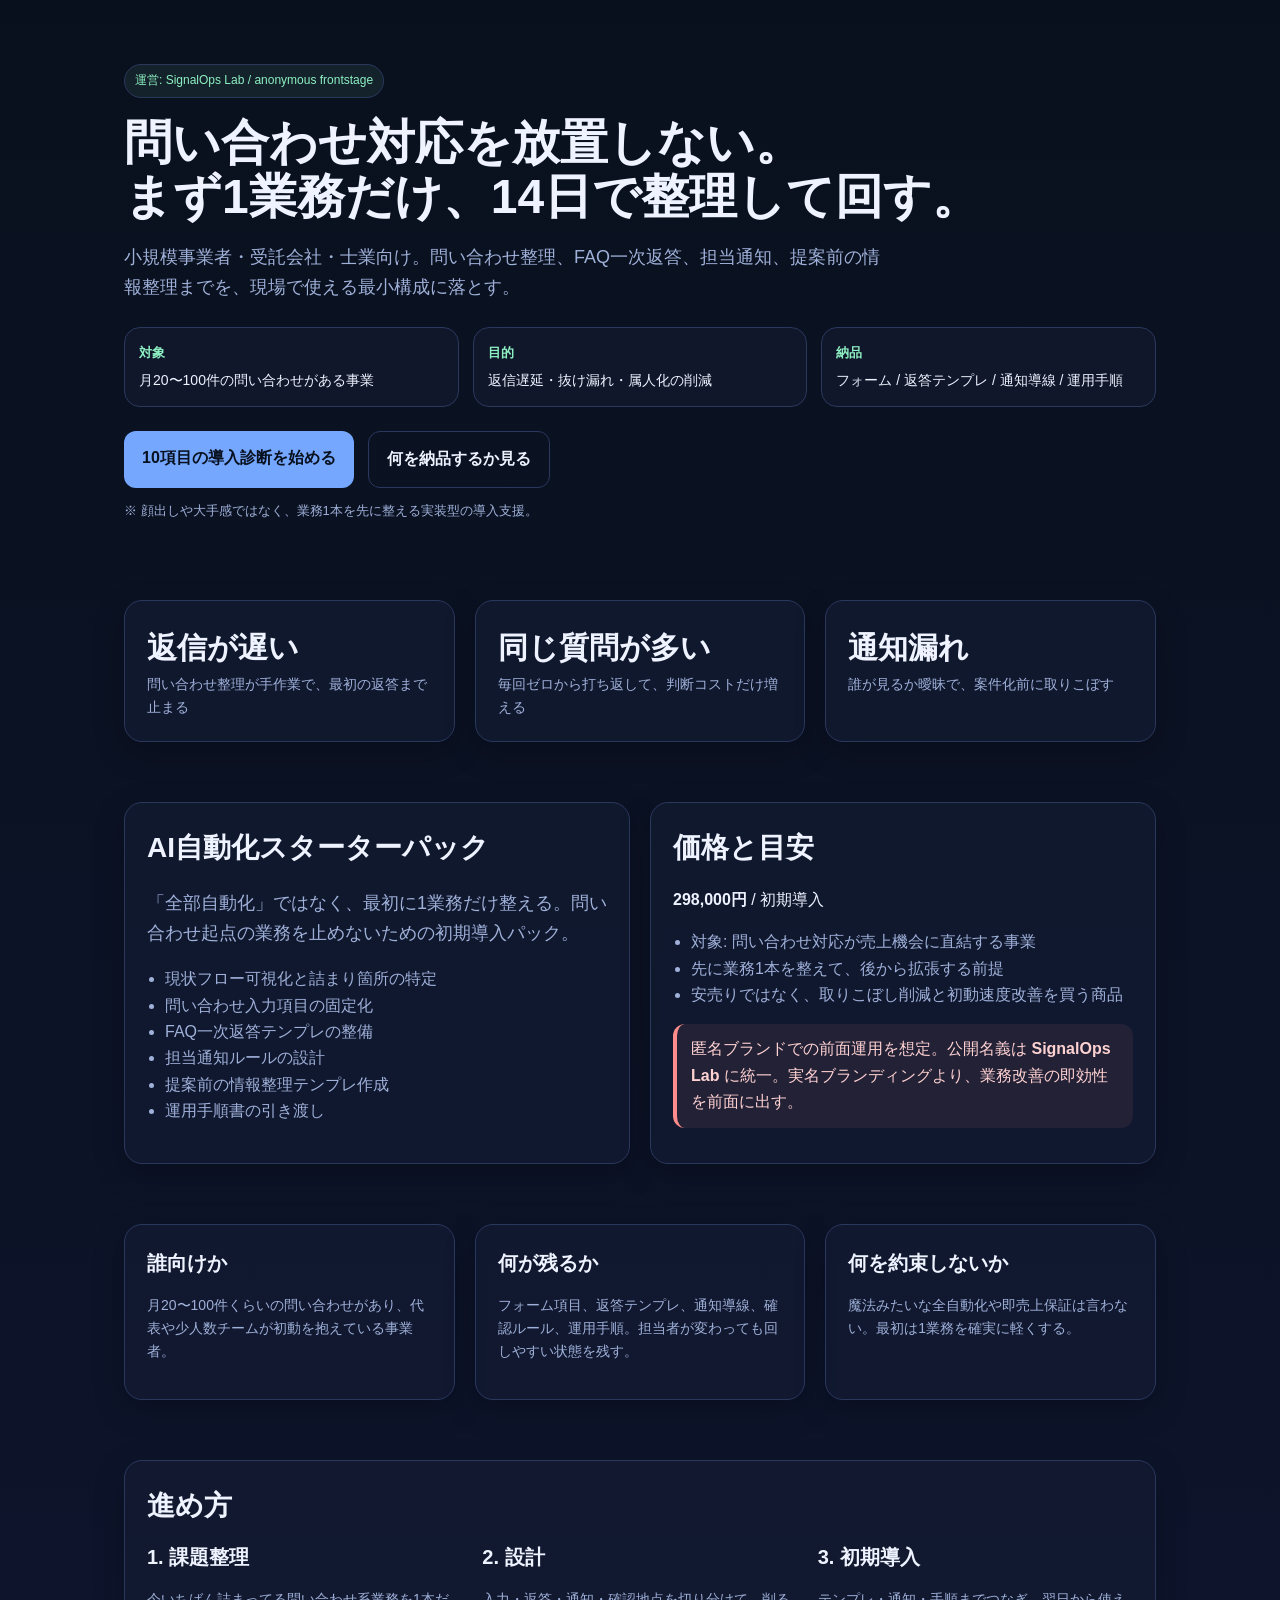
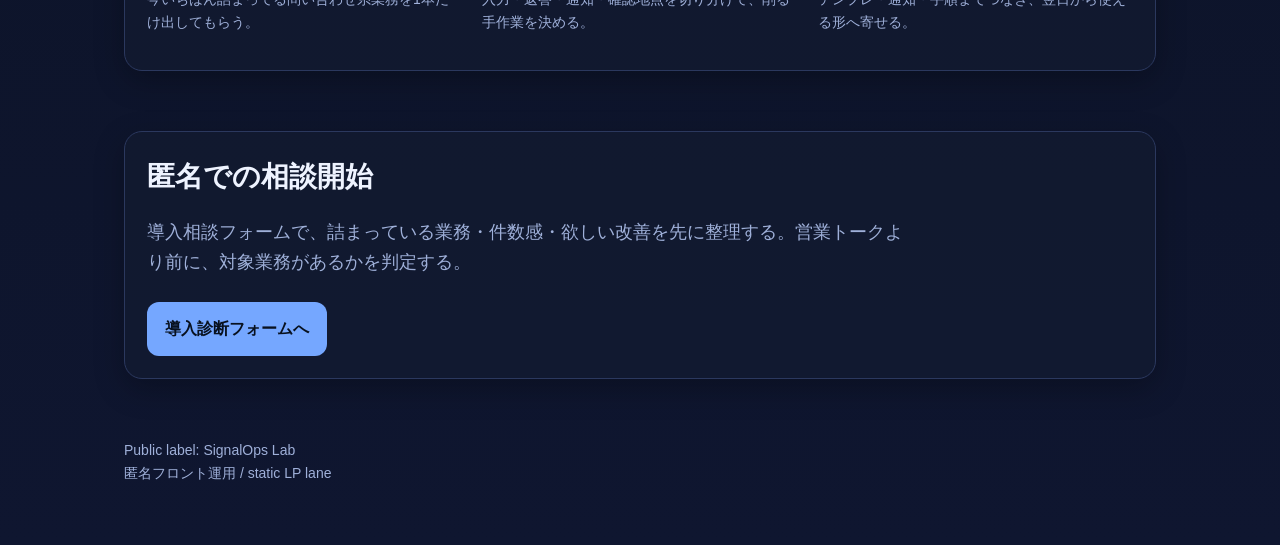
<file: index.html>
<!doctype html>
<html lang="ja">
<head>
  <meta charset="utf-8">
  <meta name="viewport" content="width=device-width, initial-scale=1">
  <title>SignalOps Lab | 匿名AI自動化導入</title>
  <link rel="stylesheet" href="assets/style.css">
</head>
<body>
  <main>
    <section class="hero container">
      <div class="badge">運営: SignalOps Lab / anonymous frontstage</div>
      <h1>問い合わせ対応を放置しない。<br>まず1業務だけ、14日で整理して回す。</h1>
      <p class="lead">小規模事業者・受託会社・士業向け。問い合わせ整理、FAQ一次返答、担当通知、提案前の情報整理までを、現場で使える最小構成に落とす。</p>
      <div class="hero-proof">
        <div class="proof-item"><strong>対象</strong><span>月20〜100件の問い合わせがある事業</span></div>
        <div class="proof-item"><strong>目的</strong><span>返信遅延・抜け漏れ・属人化の削減</span></div>
        <div class="proof-item"><strong>納品</strong><span>フォーム / 返答テンプレ / 通知導線 / 運用手順</span></div>
      </div>
      <div class="cta-row">
        <a class="button" href="intake.html">10項目の導入診断を始める</a>
        <a class="button secondary" href="#offer">何を納品するか見る</a>
      </div>
      <p class="microcopy">※ 顔出しや大手感ではなく、業務1本を先に整える実装型の導入支援。</p>
    </section>

    <section class="section container" id="pain">
      <div class="grid grid-3">
        <div class="card"><div class="kpi">返信が遅い</div><div class="small">問い合わせ整理が手作業で、最初の返答まで止まる</div></div>
        <div class="card"><div class="kpi">同じ質問が多い</div><div class="small">毎回ゼロから打ち返して、判断コストだけ増える</div></div>
        <div class="card"><div class="kpi">通知漏れ</div><div class="small">誰が見るか曖昧で、案件化前に取りこぼす</div></div>
      </div>
    </section>

    <section class="section container" id="offer">
      <div class="grid grid-2">
        <div class="card">
          <h2>AI自動化スターターパック</h2>
          <p class="lead">「全部自動化」ではなく、最初に1業務だけ整える。問い合わせ起点の業務を止めないための初期導入パック。</p>
          <ul class="list">
            <li>現状フロー可視化と詰まり箇所の特定</li>
            <li>問い合わせ入力項目の固定化</li>
            <li>FAQ一次返答テンプレの整備</li>
            <li>担当通知ルールの設計</li>
            <li>提案前の情報整理テンプレ作成</li>
            <li>運用手順書の引き渡し</li>
          </ul>
        </div>
        <div class="card">
          <h2>価格と目安</h2>
          <p><strong>298,000円</strong> / 初期導入</p>
          <ul class="list">
            <li>対象: 問い合わせ対応が売上機会に直結する事業</li>
            <li>先に業務1本を整えて、後から拡張する前提</li>
            <li>安売りではなく、取りこぼし削減と初動速度改善を買う商品</li>
          </ul>
          <div class="notice">匿名ブランドでの前面運用を想定。公開名義は <strong>SignalOps Lab</strong> に統一。実名ブランディングより、業務改善の即効性を前面に出す。</div>
        </div>
      </div>
    </section>

    <section class="section container">
      <div class="grid grid-3">
        <div class="card">
          <h3>誰向けか</h3>
          <p class="small">月20〜100件くらいの問い合わせがあり、代表や少人数チームが初動を抱えている事業者。</p>
        </div>
        <div class="card">
          <h3>何が残るか</h3>
          <p class="small">フォーム項目、返答テンプレ、通知導線、確認ルール、運用手順。担当者が変わっても回しやすい状態を残す。</p>
        </div>
        <div class="card">
          <h3>何を約束しないか</h3>
          <p class="small">魔法みたいな全自動化や即売上保証は言わない。最初は1業務を確実に軽くする。</p>
        </div>
      </div>
    </section>

    <section class="section container">
      <div class="card">
        <h2>進め方</h2>
        <div class="grid grid-3">
          <div><h3>1. 課題整理</h3><p class="small">今いちばん詰まってる問い合わせ系業務を1本だけ出してもらう。</p></div>
          <div><h3>2. 設計</h3><p class="small">入力・返答・通知・確認地点を切り分けて、削る手作業を決める。</p></div>
          <div><h3>3. 初期導入</h3><p class="small">テンプレ・通知・手順までつなぎ、翌日から使える形へ寄せる。</p></div>
        </div>
      </div>
    </section>

    <section class="section container">
      <div class="card">
        <h2>匿名での相談開始</h2>
        <p class="lead">導入相談フォームで、詰まっている業務・件数感・欲しい改善を先に整理する。営業トークより前に、対象業務があるかを判定する。</p>
        <div class="cta-row">
          <a class="button" href="intake.html">導入診断フォームへ</a>
        </div>
      </div>
    </section>
  </main>
  <footer class="footer container">
    <div>Public label: SignalOps Lab</div>
    <div>匿名フロント運用 / static LP lane</div>
  </footer>
</body>
</html>
</file>
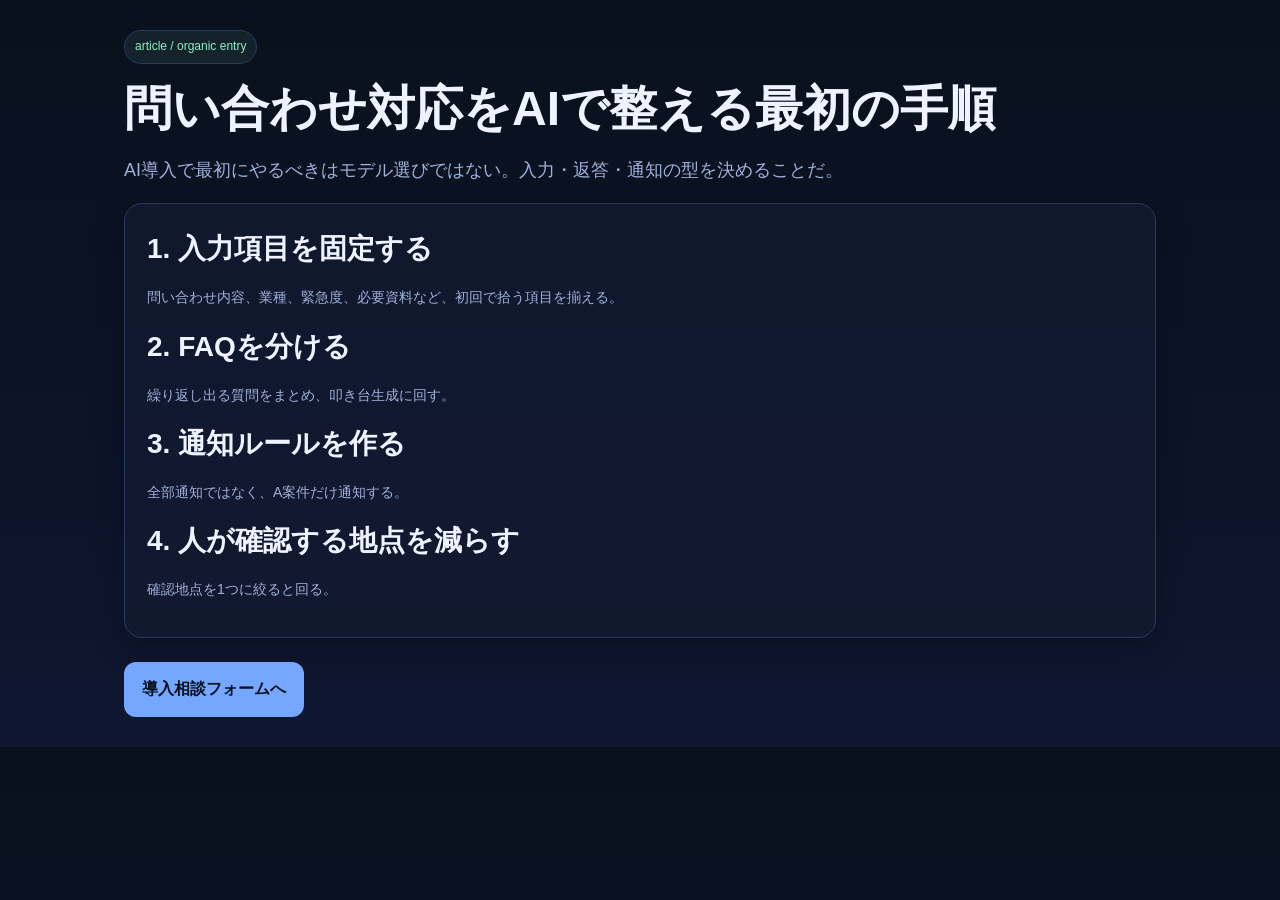
<file: article-inquiry-automation.html>
<!doctype html>
<html lang="ja">
<head>
  <meta charset="utf-8">
  <meta name="viewport" content="width=device-width, initial-scale=1">
  <title>問い合わせ対応をAIで整える最初の手順 | SignalOps Lab</title>
  <meta name="description" content="小規模事業者向けに、問い合わせ整理・FAQ・通知のAI自動化をどう始めるかを整理する。">
  <link rel="stylesheet" href="assets/style.css">
</head>
<body>
  <main class="container section">
    <div class="badge">article / organic entry</div>
    <h1>問い合わせ対応をAIで整える最初の手順</h1>
    <p class="lead">AI導入で最初にやるべきはモデル選びではない。入力・返答・通知の型を決めることだ。</p>
    <div class="card">
      <h2>1. 入力項目を固定する</h2>
      <p class="small">問い合わせ内容、業種、緊急度、必要資料など、初回で拾う項目を揃える。</p>
      <h2>2. FAQを分ける</h2>
      <p class="small">繰り返し出る質問をまとめ、叩き台生成に回す。</p>
      <h2>3. 通知ルールを作る</h2>
      <p class="small">全部通知ではなく、A案件だけ通知する。</p>
      <h2>4. 人が確認する地点を減らす</h2>
      <p class="small">確認地点を1つに絞ると回る。</p>
    </div>
    <div class="cta-row"><a class="button" href="intake.html">導入相談フォームへ</a></div>
  </main>
</body>
</html>
</file>
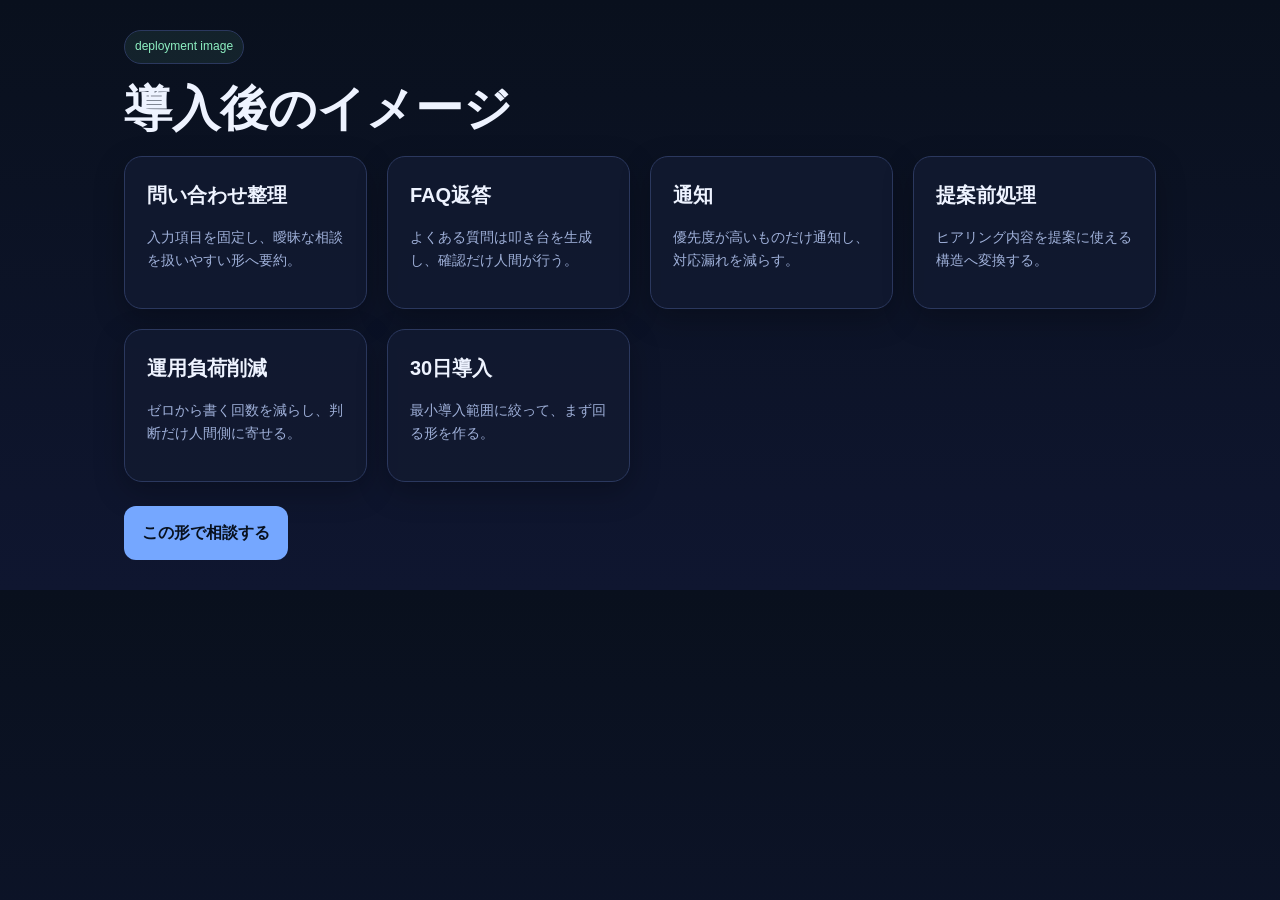
<file: case.html>
<!doctype html>
<html lang="ja">
<head>
  <meta charset="utf-8">
  <meta name="viewport" content="width=device-width, initial-scale=1">
  <title>導入イメージ | SignalOps Lab</title>
  <link rel="stylesheet" href="assets/style.css">
</head>
<body>
  <main class="container section">
    <div class="badge">deployment image</div>
    <h1>導入後のイメージ</h1>
    <div class="grid grid-3">
      <div class="card"><h3>問い合わせ整理</h3><p class="small">入力項目を固定し、曖昧な相談を扱いやすい形へ要約。</p></div>
      <div class="card"><h3>FAQ返答</h3><p class="small">よくある質問は叩き台を生成し、確認だけ人間が行う。</p></div>
      <div class="card"><h3>通知</h3><p class="small">優先度が高いものだけ通知し、対応漏れを減らす。</p></div>
      <div class="card"><h3>提案前処理</h3><p class="small">ヒアリング内容を提案に使える構造へ変換する。</p></div>
      <div class="card"><h3>運用負荷削減</h3><p class="small">ゼロから書く回数を減らし、判断だけ人間側に寄せる。</p></div>
      <div class="card"><h3>30日導入</h3><p class="small">最小導入範囲に絞って、まず回る形を作る。</p></div>
    </div>
    <div class="cta-row"><a class="button" href="intake.html">この形で相談する</a></div>
  </main>
</body>
</html>
</file>
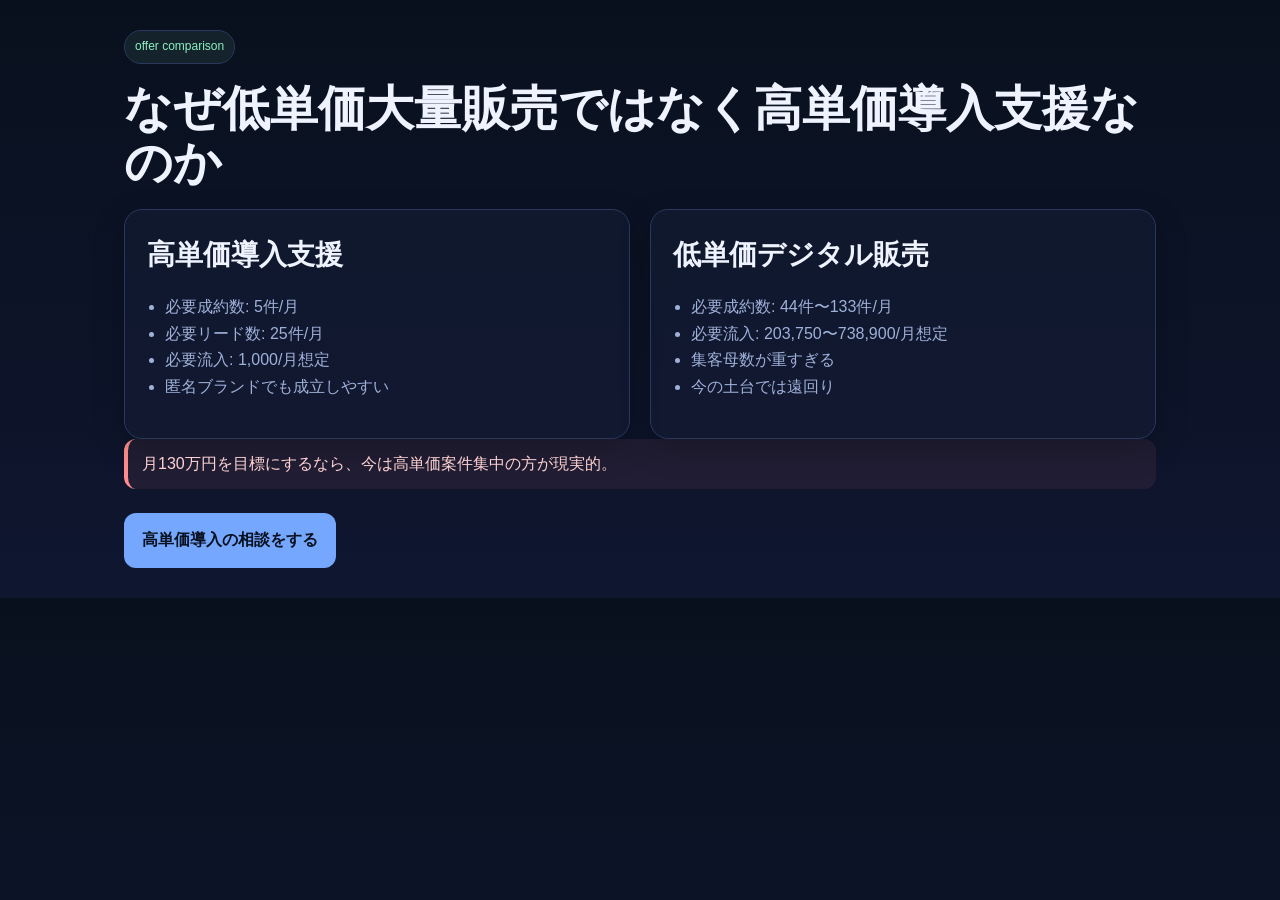
<file: comparison.html>
<!doctype html>
<html lang="ja">
<head>
  <meta charset="utf-8">
  <meta name="viewport" content="width=device-width, initial-scale=1">
  <title>比較 | SignalOps Lab</title>
  <link rel="stylesheet" href="assets/style.css">
</head>
<body>
  <main class="container section">
    <div class="badge">offer comparison</div>
    <h1>なぜ低単価大量販売ではなく高単価導入支援なのか</h1>
    <div class="grid grid-2">
      <div class="card">
        <h2>高単価導入支援</h2>
        <ul class="list">
          <li>必要成約数: 5件/月</li>
          <li>必要リード数: 25件/月</li>
          <li>必要流入: 1,000/月想定</li>
          <li>匿名ブランドでも成立しやすい</li>
        </ul>
      </div>
      <div class="card">
        <h2>低単価デジタル販売</h2>
        <ul class="list">
          <li>必要成約数: 44件〜133件/月</li>
          <li>必要流入: 203,750〜738,900/月想定</li>
          <li>集客母数が重すぎる</li>
          <li>今の土台では遠回り</li>
        </ul>
      </div>
    </div>
    <div class="notice">月130万円を目標にするなら、今は高単価案件集中の方が現実的。</div>
    <div class="cta-row"><a class="button" href="intake.html">高単価導入の相談をする</a></div>
  </main>
</body>
</html>
</file>
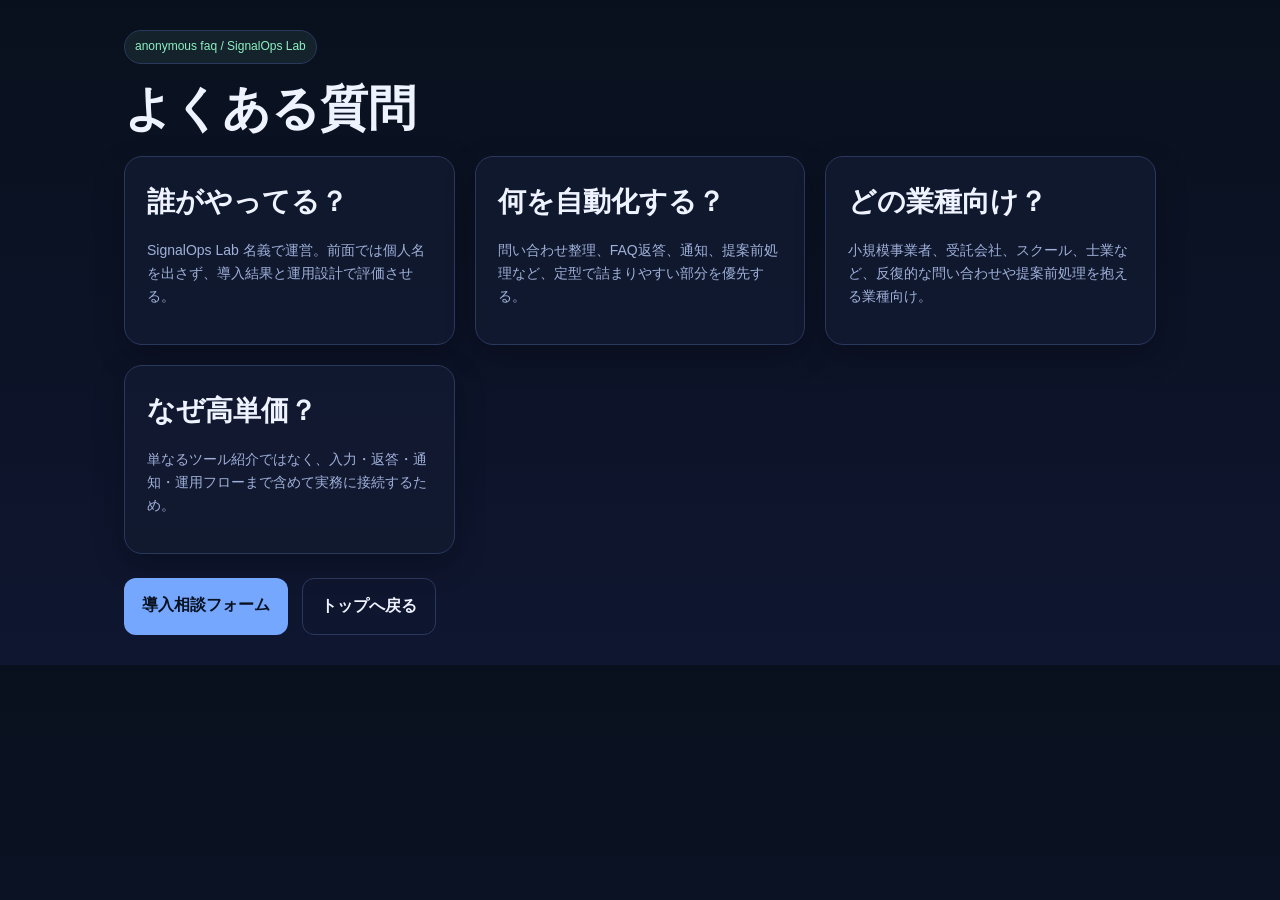
<file: faq.html>
<!doctype html>
<html lang="ja">
<head>
  <meta charset="utf-8">
  <meta name="viewport" content="width=device-width, initial-scale=1">
  <title>FAQ | SignalOps Lab</title>
  <link rel="stylesheet" href="assets/style.css">
</head>
<body>
  <main class="container section">
    <div class="badge">anonymous faq / SignalOps Lab</div>
    <h1>よくある質問</h1>
    <div class="grid grid-2">
      <section class="card"><h2>誰がやってる？</h2><p class="small">SignalOps Lab 名義で運営。前面では個人名を出さず、導入結果と運用設計で評価させる。</p></section>
      <section class="card"><h2>何を自動化する？</h2><p class="small">問い合わせ整理、FAQ返答、通知、提案前処理など、定型で詰まりやすい部分を優先する。</p></section>
      <section class="card"><h2>どの業種向け？</h2><p class="small">小規模事業者、受託会社、スクール、士業など、反復的な問い合わせや提案前処理を抱える業種向け。</p></section>
      <section class="card"><h2>なぜ高単価？</h2><p class="small">単なるツール紹介ではなく、入力・返答・通知・運用フローまで含めて実務に接続するため。</p></section>
    </div>
    <div class="cta-row"><a class="button" href="intake.html">導入相談フォーム</a><a class="button secondary" href="index.html">トップへ戻る</a></div>
  </main>
</body>
</html>
</file>
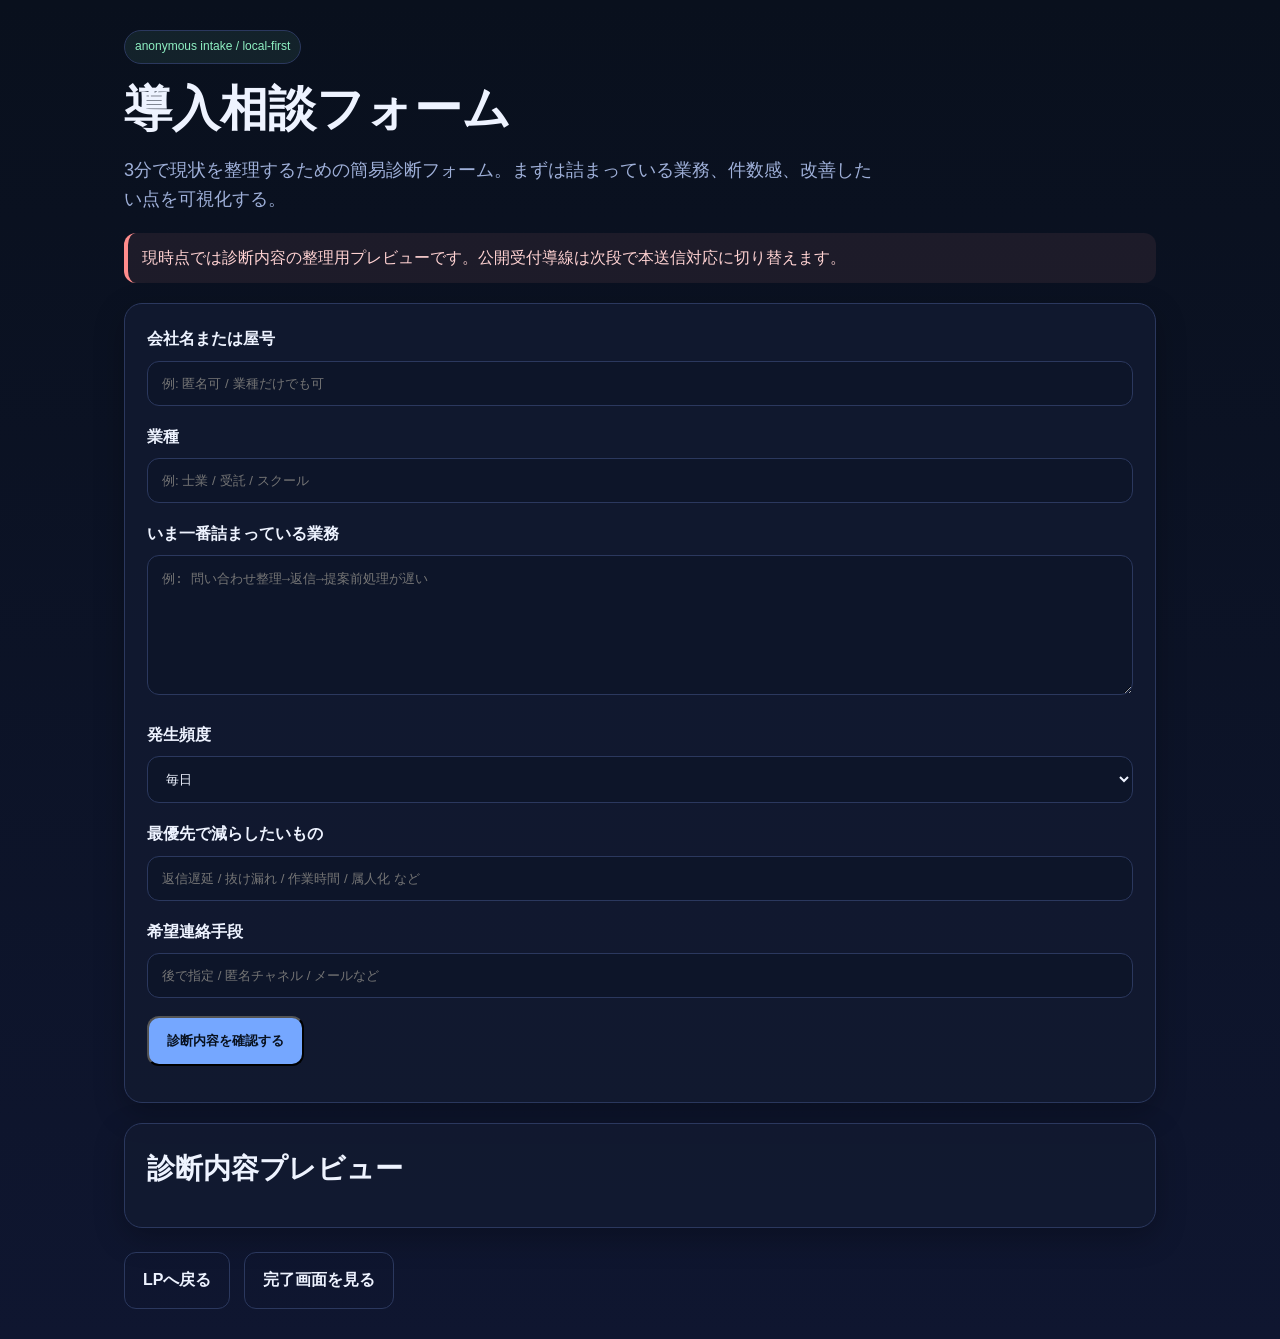
<file: intake.html>
<!doctype html>
<html lang="ja">
<head>
  <meta charset="utf-8">
  <meta name="viewport" content="width=device-width, initial-scale=1">
  <title>導入相談フォーム | SignalOps Lab</title>
  <link rel="stylesheet" href="assets/style.css">
</head>
<body>
  <main class="container section">
    <div class="badge">anonymous intake / local-first</div>
    <h1>導入相談フォーム</h1>
    <p class="lead">3分で現状を整理するための簡易診断フォーム。まずは詰まっている業務、件数感、改善したい点を可視化する。</p>
    <div class="notice">現時点では診断内容の整理用プレビューです。公開受付導線は次段で本送信対応に切り替えます。</div>
    <form id="intake-form" class="card" style="margin-top:20px;">
      <div class="form-row">
        <label for="company">会社名または屋号</label>
        <input id="company" name="company" placeholder="例: 匿名可 / 業種だけでも可">
      </div>
      <div class="form-row">
        <label for="industry">業種</label>
        <input id="industry" name="industry" placeholder="例: 士業 / 受託 / スクール">
      </div>
      <div class="form-row">
        <label for="pain">いま一番詰まっている業務</label>
        <textarea id="pain" name="pain" placeholder="例: 問い合わせ整理→返信→提案前処理が遅い"></textarea>
      </div>
      <div class="form-row">
        <label for="volume">発生頻度</label>
        <select id="volume" name="volume">
          <option value="daily">毎日</option>
          <option value="weekly">毎週</option>
          <option value="monthly">毎月</option>
        </select>
      </div>
      <div class="form-row">
        <label for="goal">最優先で減らしたいもの</label>
        <input id="goal" name="goal" placeholder="返信遅延 / 抜け漏れ / 作業時間 / 属人化 など">
      </div>
      <div class="form-row">
        <label for="contact_mode">希望連絡手段</label>
        <input id="contact_mode" name="contact_mode" placeholder="後で指定 / 匿名チャネル / メールなど">
      </div>
      <button class="button" type="submit">診断内容を確認する</button>
      <p id="status" class="small"></p>
    </form>

    <section class="card" style="margin-top:20px;">
      <h2>診断内容プレビュー</h2>
      <pre id="json-preview" style="white-space: pre-wrap; color: var(--muted);"></pre>
    </section>

    <div class="cta-row">
      <a class="button secondary" href="index.html">LPへ戻る</a>
      <a class="button secondary" href="thanks.html">完了画面を見る</a>
    </div>
  </main>
  <script src="assets/app.js"></script>
</body>
</html>
</file>
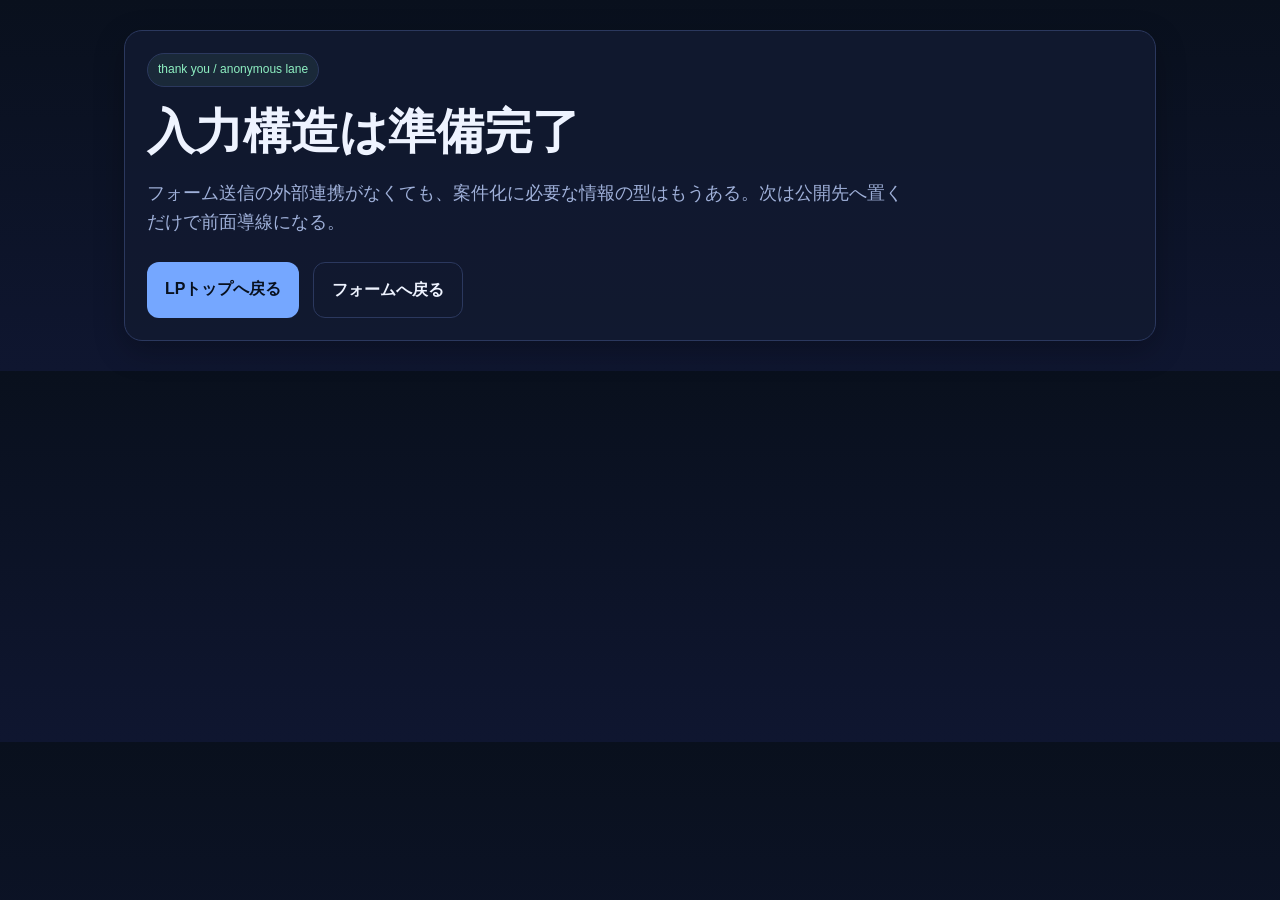
<file: thanks.html>
<!doctype html>
<html lang="ja">
<head>
  <meta charset="utf-8">
  <meta name="viewport" content="width=device-width, initial-scale=1">
  <title>準備完了 | SignalOps Lab</title>
  <link rel="stylesheet" href="assets/style.css">
</head>
<body>
  <main class="container section">
    <div class="card">
      <div class="badge">thank you / anonymous lane</div>
      <h1>入力構造は準備完了</h1>
      <p class="lead">フォーム送信の外部連携がなくても、案件化に必要な情報の型はもうある。次は公開先へ置くだけで前面導線になる。</p>
      <div class="cta-row">
        <a class="button" href="index.html">LPトップへ戻る</a>
        <a class="button secondary" href="intake.html">フォームへ戻る</a>
      </div>
    </div>
  </main>
</body>
</html>
</file>
<file: assets/style.css>
:root {
  --bg: #0b1020;
  --card: #121a30;
  --line: #2b385e;
  --text: #eef3ff;
  --muted: #9fb0d9;
  --accent: #75a7ff;
  --accent2: #8ef0c2;
  --danger: #ff8c8c;
}
* { box-sizing: border-box; }
body {
  margin: 0;
  font-family: Inter, -apple-system, BlinkMacSystemFont, 'Segoe UI', sans-serif;
  background: linear-gradient(180deg, #09101d 0%, #0f1630 100%);
  color: var(--text);
  line-height: 1.65;
}
a { color: var(--accent); text-decoration: none; }
a:hover { text-decoration: underline; }
.container { max-width: 1080px; margin: 0 auto; padding: 24px; }
.hero { padding: 64px 24px 36px; }
.hero-proof {
  display: grid;
  grid-template-columns: repeat(3, minmax(0, 1fr));
  gap: 14px;
  margin-top: 24px;
}
.proof-item {
  background: rgba(18,26,48,0.72);
  border: 1px solid var(--line);
  border-radius: 16px;
  padding: 14px;
}
.proof-item strong {
  display: block;
  margin-bottom: 6px;
  font-size: 13px;
  color: var(--accent2);
}
.proof-item span {
  display: block;
  color: var(--text);
  font-size: 14px;
}
.badge {
  display: inline-block;
  border: 1px solid var(--line);
  color: var(--accent2);
  padding: 6px 10px;
  border-radius: 999px;
  font-size: 12px;
  margin-bottom: 18px;
  background: rgba(142,240,194,0.08);
}
h1 { font-size: 48px; line-height: 1.12; margin: 0 0 20px; }
h2 { font-size: 28px; margin: 0 0 12px; }
h3 { font-size: 20px; margin: 0 0 8px; }
p.lead { color: var(--muted); font-size: 18px; max-width: 760px; }
.microcopy { color: var(--muted); font-size: 13px; margin-top: 12px; }
.grid { display: grid; gap: 20px; }
.grid-3 { grid-template-columns: repeat(auto-fit, minmax(220px, 1fr)); }
.grid-2 { grid-template-columns: repeat(auto-fit, minmax(280px, 1fr)); }
.card {
  background: rgba(18,26,48,0.88);
  border: 1px solid var(--line);
  border-radius: 18px;
  padding: 22px;
  box-shadow: 0 10px 30px rgba(0,0,0,0.25);
}
.cta-row { display: flex; gap: 14px; flex-wrap: wrap; margin-top: 24px; }
.button {
  display: inline-block;
  background: var(--accent);
  color: #08111f;
  padding: 14px 18px;
  border-radius: 12px;
  font-weight: 700;
}
.button.secondary {
  background: transparent;
  color: var(--text);
  border: 1px solid var(--line);
}
.button:hover { text-decoration: none; filter: brightness(1.03); }
.list { padding-left: 18px; color: var(--muted); }
.section { padding: 30px 24px; }
.kpi { font-size: 30px; font-weight: 800; }
.small { color: var(--muted); font-size: 14px; }
.form-row { margin-bottom: 18px; }
label { display: block; margin-bottom: 8px; font-weight: 600; }
input, textarea, select {
  width: 100%;
  padding: 14px;
  border-radius: 12px;
  border: 1px solid var(--line);
  background: #0d1529;
  color: var(--text);
}
textarea { min-height: 140px; resize: vertical; }
.notice {
  border-left: 4px solid var(--danger);
  background: rgba(255,140,140,0.08);
  padding: 12px 14px;
  border-radius: 12px;
  color: #ffd2d2;
}
.footer { padding: 30px 24px 60px; color: var(--muted); font-size: 14px; }
code.inline { background: rgba(255,255,255,0.08); padding: 2px 6px; border-radius: 6px; }

@media (max-width: 900px) {
  .hero-proof { grid-template-columns: 1fr; }
}

@media (max-width: 640px) {
  .container { padding: 18px; }
  .hero { padding: 28px 18px 18px; }
  .section { padding: 18px; }
  h1 { font-size: 32px; line-height: 1.2; }
  h2 { font-size: 24px; }
  h3 { font-size: 18px; }
  p.lead { font-size: 16px; }
  .kpi { font-size: 24px; }
  .card { padding: 18px; border-radius: 16px; }
  .cta-row { flex-direction: column; }
  .button { width: 100%; text-align: center; }
  input, textarea, select { font-size: 16px; }
}
</file>
